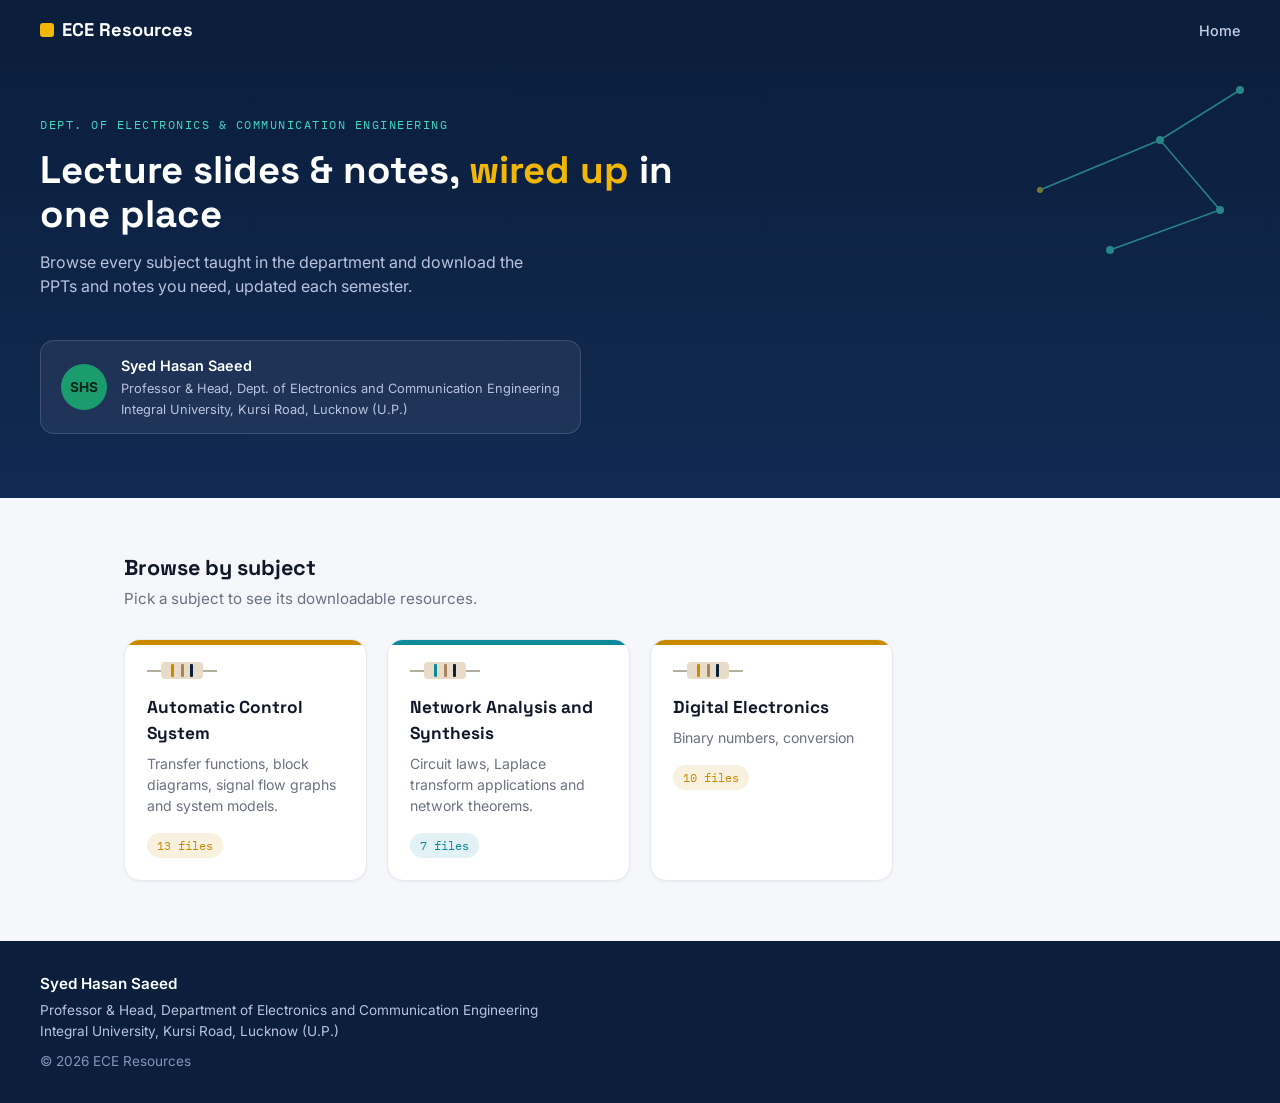
<file: index.html>
<!DOCTYPE html>
<html lang="en">
<head>
<meta charset="UTF-8" />
<meta name="viewport" content="width=device-width, initial-scale=1.0" />
<title>ECE Resources | Integral University</title>
<link rel="preconnect" href="https://fonts.googleapis.com" />
<link href="https://fonts.googleapis.com/css2?family=Space+Grotesk:wght@500;700&family=Inter:wght@400;500;600&family=IBM+Plex+Mono:wght@500&display=swap" rel="stylesheet" />
<link rel="stylesheet" href="style.css" />
</head>
<body>

<header>
  <a href="index.html" class="logo"><span class="chip"></span>ECE Resources</a>
  <nav>
    <a href="index.html">Home</a>
  </nav>
</header>

<section class="hero">
  <svg class="trace" width="440" height="280" xmlns="http://www.w3.org/2000/svg">
    <circle cx="400" cy="30" r="4" fill="#3ed7c4" />
    <circle cx="320" cy="80" r="4" fill="#3ed7c4" />
    <circle cx="380" cy="150" r="4" fill="#3ed7c4" />
    <circle cx="270" cy="190" r="4" fill="#3ed7c4" />
    <circle cx="200" cy="130" r="3" fill="#f2b705" />
    <path d="M400 30 L320 80 L380 150 L270 190 M320 80 L200 130" stroke="#3ed7c4" stroke-width="1.5" fill="none" />
  </svg>
  <div class="eyebrow">Dept. of Electronics &amp; Communication Engineering</div>
  <h1>Lecture slides &amp; notes, <span>wired up</span> in one place</h1>
  <p class="sub">Browse every subject taught in the department and download the PPTs and notes you need, updated each semester.</p>
  <div class="prof-card">
    <div class="avatar">SHS</div>
    <div>
      <div class="name">Syed Hasan Saeed</div>
      <div class="role">Professor &amp; Head, Dept. of Electronics and Communication Engineering</div>
      <div class="role">Integral University, Kursi Road, Lucknow (U.P.)</div>
    </div>
  </div>
</section>

<main>
  <h2 class="section-title">Browse by subject</h2>
  <p class="section-sub">Pick a subject to see its downloadable resources.</p>

  <div class="grid" id="subject-grid">
    <!-- Cards are injected here by script.js using data.js -->
  </div>
</main>

<footer>
  <div class="fname">Syed Hasan Saeed</div>
  <div>Professor &amp; Head, Department of Electronics and Communication Engineering</div>
  <div>Integral University, Kursi Road, Lucknow (U.P.)</div>
  <div class="copyright">&copy; <span id="year"></span> ECE Resources</div>
</footer>

<script src="data.js"></script>
<script src="script.js"></script>
<script>
  renderSubjectGrid();
  document.getElementById("year").textContent = new Date().getFullYear();
</script>
</body>
</html>
</file>
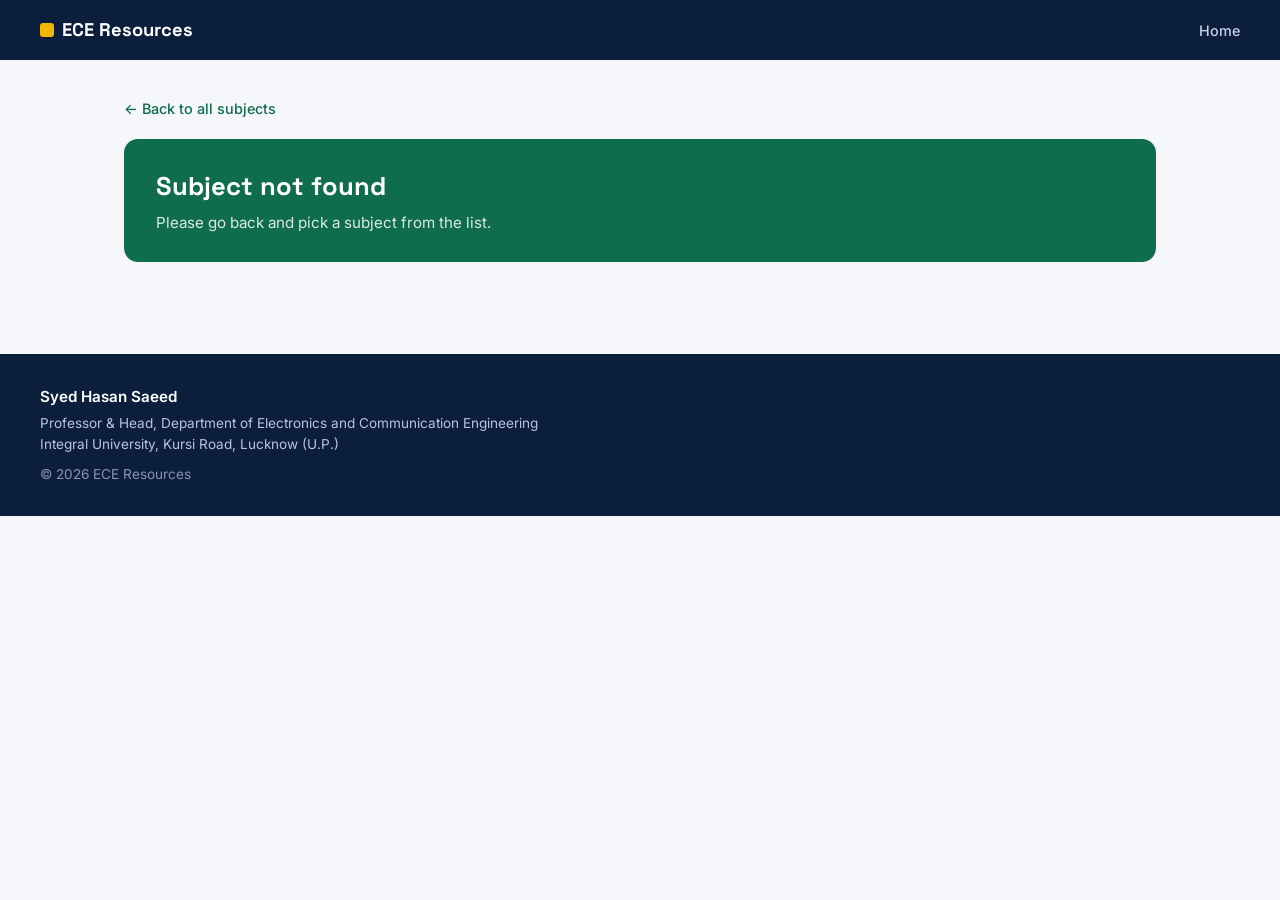
<file: subject.html>
<!DOCTYPE html>
<html lang="en">
<head>
<meta charset="UTF-8" />
<meta name="viewport" content="width=device-width, initial-scale=1.0" />
<title id="page-title">Subject | ECE Resources</title>
<link rel="preconnect" href="https://fonts.googleapis.com" />
<link href="https://fonts.googleapis.com/css2?family=Space+Grotesk:wght@500;700&family=Inter:wght@400;500;600&family=IBM+Plex+Mono:wght@500&display=swap" rel="stylesheet" />
<link rel="stylesheet" href="style.css" />
</head>
<body>

<header>
  <a href="index.html" class="logo"><span class="chip"></span>ECE Resources</a>
  <nav>
    <a href="index.html">Home</a>
  </nav>
</header>

<main>
  <a href="index.html" class="back-link">&larr; Back to all subjects</a>

  <div class="subject-banner" id="subject-banner">
    <h1 id="subject-title">Subject</h1>
    <p id="subject-description"></p>
  </div>

  <div class="resource-list" id="resource-list">
    <!-- Resource items are injected here by script.js using data.js -->
  </div>
</main>

<footer>
  <div class="fname">Syed Hasan Saeed</div>
  <div>Professor &amp; Head, Department of Electronics and Communication Engineering</div>
  <div>Integral University, Kursi Road, Lucknow (U.P.)</div>
  <div class="copyright">&copy; <span id="year"></span> ECE Resources</div>
</footer>

<script src="data.js"></script>
<script src="script.js"></script>
<script>
  renderSubjectPage();
  document.getElementById("year").textContent = new Date().getFullYear();
</script>
</body>
</html>
</file>
<file: style.css>
:root {
  --navy: #0b1f3d;
  --navy-2: #122a52;
  --green: #0f6d4c;
  --green-light: #1b9c6e;
  --gold: #f2b705;
  --cyan: #3ed7c4;
  --paper: #f5f7fb;
  --card-bg: #ffffff;
  --border: #e7e9f2;
  --ink: #101828;
  --muted: #6b7280;
  --resistor-body: #e8dcc8;
  --resistor-lead: #b4ae9c;
  --radius: 14px;
}

* {
  box-sizing: border-box;
}

body {
  margin: 0;
  font-family: "Inter", "Segoe UI", Helvetica, Arial, sans-serif;
  background: var(--paper);
  color: var(--ink);
  line-height: 1.5;
}

h1, h2, h3, .logo {
  font-family: "Space Grotesk", "Segoe UI", sans-serif;
}

/* ---------- header ---------- */

header {
  background: var(--navy);
  padding: 16px 40px;
  display: flex;
  align-items: center;
  justify-content: space-between;
}

.logo {
  display: flex;
  align-items: center;
  gap: 8px;
  font-size: 1.15rem;
  font-weight: 700;
  color: #fff;
  text-decoration: none;
}

.logo .chip {
  width: 14px;
  height: 14px;
  background: var(--gold);
  border-radius: 3px;
  display: inline-block;
}

header nav a {
  color: #c7d0e8;
  text-decoration: none;
  font-size: 0.9rem;
  font-weight: 500;
  margin-left: 24px;
}

header nav a:hover {
  color: #fff;
}

/* ---------- hero ---------- */

.hero {
  position: relative;
  overflow: hidden;
  padding: 56px 40px 64px;
  background: linear-gradient(180deg, var(--navy) 0%, var(--navy-2) 100%);
}

.hero .trace {
  position: absolute;
  top: 0;
  right: 0;
  opacity: 0.55;
  pointer-events: none;
}

.eyebrow {
  font-family: "IBM Plex Mono", monospace;
  font-size: 0.75rem;
  letter-spacing: 1.5px;
  color: var(--cyan);
  text-transform: uppercase;
  margin-bottom: 14px;
  position: relative;
  z-index: 2;
}

.hero h1 {
  font-size: 2.4rem;
  line-height: 1.15;
  font-weight: 700;
  max-width: 640px;
  color: #fff;
  margin: 0;
  position: relative;
  z-index: 2;
}

.hero h1 span {
  color: var(--gold);
}

.hero .sub {
  font-size: 1rem;
  color: #b9c3de;
  max-width: 520px;
  margin-top: 14px;
  position: relative;
  z-index: 2;
}

.prof-card {
  margin-top: 26px;
  display: inline-flex;
  align-items: center;
  gap: 14px;
  background: rgba(255, 255, 255, 0.06);
  border: 1px solid rgba(255, 255, 255, 0.14);
  border-radius: var(--radius);
  padding: 14px 20px;
  position: relative;
  z-index: 2;
}

.prof-card .avatar {
  width: 46px;
  height: 46px;
  border-radius: 50%;
  background: var(--green-light);
  color: #04231a;
  display: flex;
  align-items: center;
  justify-content: center;
  font-weight: 700;
  font-size: 0.85rem;
  flex: none;
}

.prof-card .name {
  font-weight: 600;
  font-size: 0.9rem;
  color: #fff;
}

.prof-card .role {
  font-size: 0.8rem;
  color: #b9c3de;
  margin-top: 2px;
}

/* ---------- main / content ---------- */

main {
  max-width: 1080px;
  margin: 0 auto;
  padding: 36px 24px 60px;
}

h1.page-title {
  font-size: 1.8rem;
  color: var(--ink);
}

.section-title {
  font-size: 1.35rem;
  margin-bottom: 4px;
}

.section-sub {
  color: var(--muted);
  margin-top: 0;
  margin-bottom: 1.75rem;
  font-size: 0.95rem;
}

/* ---------- subject grid + cards ---------- */

.grid {
  display: grid;
  grid-template-columns: repeat(auto-fill, minmax(240px, 1fr));
  gap: 20px;
}

.card {
  background: var(--card-bg);
  border: 1px solid var(--border);
  border-radius: 16px;
  padding: 22px;
  text-decoration: none;
  color: var(--ink);
  display: block;
  position: relative;
  overflow: hidden;
  box-shadow: 0 1px 3px rgba(16, 24, 40, 0.05);
  transition: transform 0.18s ease, box-shadow 0.18s ease, border-color 0.18s ease;
}

.card::before {
  content: "";
  position: absolute;
  top: 0;
  left: 0;
  right: 0;
  height: 5px;
  background: var(--accent, var(--green));
}

.card:hover {
  transform: translateY(-4px);
  box-shadow: 0 12px 24px rgba(16, 24, 40, 0.12);
  border-color: var(--accent, var(--green));
}

.card:focus-visible {
  outline: 2px solid var(--accent, var(--green));
  outline-offset: 2px;
}

/* resistor graphic — signature element */
.resistor {
  display: flex;
  align-items: center;
  margin-bottom: 16px;
}

.resistor .lead {
  width: 14px;
  height: 2px;
  background: var(--resistor-lead);
}

.resistor .body {
  width: 42px;
  height: 17px;
  background: var(--resistor-body);
  border-radius: 4px;
  display: flex;
  align-items: center;
  justify-content: space-evenly;
  padding: 0 4px;
}

.resistor .band {
  width: 3px;
  height: 13px;
  border-radius: 1px;
  background: var(--navy);
}

.resistor .band:first-child {
  background: var(--accent, var(--green));
}

.card h3 {
  margin: 0 0 6px 0;
  font-size: 1.08rem;
}

.card p.desc {
  margin: 0 0 16px 0;
  color: var(--muted);
  font-size: 0.88rem;
  line-height: 1.5;
}

.tag {
  display: inline-flex;
  align-items: center;
  gap: 5px;
  font-family: "IBM Plex Mono", monospace;
  font-size: 0.72rem;
  color: var(--accent, var(--green));
  background: color-mix(in srgb, var(--accent, var(--green)) 12%, white);
  padding: 4px 10px;
  border-radius: 20px;
}

/* ---------- subject page ---------- */

.back-link {
  display: inline-block;
  margin-bottom: 1.25rem;
  color: var(--green);
  text-decoration: none;
  font-weight: 500;
  font-size: 0.9rem;
}

.back-link:hover {
  text-decoration: underline;
}

.subject-banner {
  border-radius: var(--radius);
  padding: 1.75rem 2rem;
  margin-bottom: 2rem;
  background: var(--accent, var(--green));
  position: relative;
  overflow: hidden;
}

.subject-banner h1 {
  color: #fff;
  margin: 0 0 6px 0;
  font-size: 1.6rem;
}

.subject-banner p {
  color: rgba(255, 255, 255, 0.85);
  margin: 0;
  font-size: 0.95rem;
}

/* ---------- resource list (PPT/notes rows) ---------- */

.resource-list {
  display: flex;
  flex-direction: column;
  gap: 12px;
}

.resource-item {
  background: var(--card-bg);
  border: 1px solid var(--border);
  border-left: 6px solid var(--accent, var(--green));
  border-radius: 14px;
  padding: 16px 20px;
  display: flex;
  align-items: center;
  gap: 16px;
  transition: box-shadow 0.15s ease, border-color 0.15s ease;
}

.resource-item:hover {
  box-shadow: 0 4px 14px rgba(16, 24, 40, 0.08);
}

.resource-icon {
  width: 42px;
  height: 42px;
  flex: none;
  border-radius: 10px;
  background: color-mix(in srgb, var(--accent, var(--green)) 14%, white);
  display: flex;
  align-items: center;
  justify-content: center;
}

.resource-icon svg {
  width: 20px;
  height: 20px;
  stroke: var(--accent, var(--green));
}

.resource-info {
  flex: 1;
  min-width: 0;
}

.resource-info h3 {
  margin: 0 0 2px 0;
  font-size: 0.96rem;
  overflow-wrap: anywhere;
}

.resource-info .meta {
  font-size: 0.78rem;
  color: var(--muted);
  font-family: "IBM Plex Mono", monospace;
}

.resource-actions {
  display: flex;
  gap: 8px;
  flex: none;
  flex-wrap: wrap;
}

.btn {
  display: inline-flex;
  align-items: center;
  gap: 6px;
  padding: 0.55rem 1rem;
  border-radius: 9px;
  text-decoration: none;
  font-size: 0.85rem;
  font-weight: 600;
  border: 1px solid var(--border);
  color: var(--ink);
  background: var(--paper);
  white-space: nowrap;
  transition: filter 0.15s ease, transform 0.1s ease;
}

.btn svg {
  width: 15px;
  height: 15px;
}

.btn.primary {
  background: var(--accent, var(--green));
  color: #fff;
  border-color: var(--accent, var(--green));
}

.btn:hover {
  filter: brightness(0.95);
}

.btn:active {
  transform: scale(0.97);
}

.empty-state {
  color: var(--muted);
  text-align: center;
  padding: 3rem 1rem;
}

/* ---------- footer ---------- */

footer {
  background: var(--navy);
  color: #b9c3de;
  padding: 2rem 40px;
  font-size: 0.85rem;
}

footer .fname {
  color: #fff;
  font-weight: 600;
  font-size: 0.95rem;
  margin-bottom: 4px;
}

footer .copyright {
  margin-top: 10px;
  color: #8892b8;
}

/* ---------- responsive ---------- */

@media (max-width: 640px) {
  header, .hero, main, footer {
    padding-left: 20px;
    padding-right: 20px;
  }
  .hero h1 {
    font-size: 1.8rem;
  }
  .grid {
    grid-template-columns: 1fr;
  }
  .resource-item {
    flex-wrap: wrap;
  }
  .resource-info {
    flex-basis: 100%;
  }
  .resource-actions {
    flex-basis: 100%;
  }
  .resource-actions .btn {
    flex: 1;
    justify-content: center;
  }
}

@media (max-width: 400px) {
  .prof-card {
    flex-direction: column;
    align-items: flex-start;
  }
}
</file>
